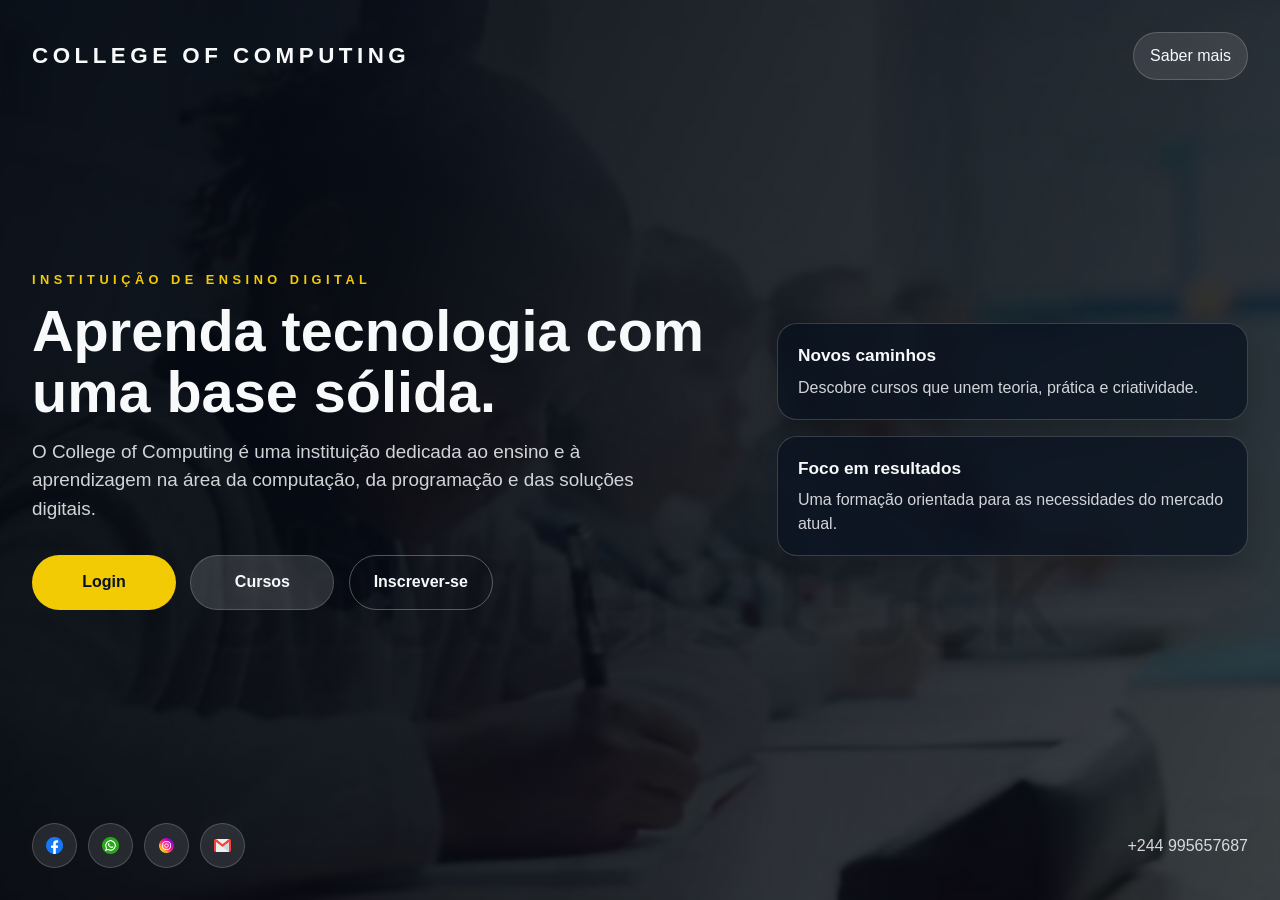
<file: index.html>
<!doctype html>
<html lang="pt-pt">
  <!-- Cabeçalho da página com metadados, título e ligação ao CSS -->
  <head>
    <meta charset="UTF-8" />
    <meta http-equiv="X-UA-Compatible" content="IE=edge" />
    <meta name="viewport" content="width=device-width, initial-scale=1.0" />
    <meta
      name="description"
      content="O College of Computing é uma instituição dedicada ao ensino e à aprendizagem na área da computação."
    />
    <title>College of Computing</title>
    <link rel="stylesheet" href="css/leyoutpricipal.css" />
  </head>

  <body>
    <!-- Estrutura principal da página -->
    <div class="page-shell">
      <!-- Hero section com vídeo de fundo, título e ações principais -->
      <header class="hero">
        <video
          class="hero-video"
          autoplay
          muted
          loop
          playsinline
          preload="metadata"
          poster="imgs/fotos/estudantes-04042022152323704.jpeg"
        >
          <source src="video/coc.video.webm" type="video/webm" />
          O seu navegador não suporta vídeos em background.
        </video>
        <div class="hero-overlay"></div>

        <!-- Barra superior com marca e link para saber mais -->
        <div class="topbar">
          <a class="brand" href="index.html" aria-label="College of Computing">
            COLLEGE OF COMPUTING
          </a>
          <a class="info-link" href="html/saber.html">Saber mais</a>
        </div>

        <!-- Conteúdo central da hero section -->
        <main class="hero-content">
          <!-- Texto principal e botões de ação -->
          <section class="intro" aria-labelledby="intro-title">
            <p class="eyebrow">Instituição de ensino digital</p>
            <h1 id="intro-title">Aprenda tecnologia com uma base sólida.</h1>
            <p class="lead">
              O College of Computing é uma instituição dedicada ao ensino e à
              aprendizagem na área da computação, da programação e das soluções
              digitais.
            </p>

            <div class="actions">
              <a class="btn btn-primary" href="html/login.html">Login</a>
              <a class="btn btn-secondary" href="html/cursos.html">Cursos</a>
              <a class="btn btn-tertiary" href="html/inscreva.html">Inscrever-se</a>
            </div>
          </section>

          <!-- Blocos informativos laterais -->
          <aside class="highlights" aria-label="Resumo do colégio">
            <article class="card">
              <h2>Novos caminhos</h2>
              <p>Descobre cursos que unem teoria, prática e criatividade.</p>
            </article>
            <article class="card">
              <h2>Foco em resultados</h2>
              <p>Uma formação orientada para as necessidades do mercado atual.</p>
            </article>
          </aside>
        </main>

        <!-- Rodapé com links sociais e contacto -->
        <footer class="footer">
          <div class="social-links" aria-label="Redes sociais">
            <a href="#" aria-label="Facebook">
              <img src="imgs/iconis/facebook (1).png" alt="" aria-hidden="true" />
            </a>
            <a href="#" aria-label="WhatsApp">
              <img src="imgs/iconis/whatsapp.png" alt="" aria-hidden="true" />
            </a>
            <a href="https://www.instagram.com/sr_r3is/" aria-label="Instagram">
              <img src="imgs/iconis/instagram.png" alt="" aria-hidden="true" />
            </a>
            <a href="#" aria-label="Gmail">
              <img src="imgs/iconis/gmail.png" alt="" aria-hidden="true" loading="lazy" />
            </a>
          </div>
          <a href="#" aria-label="contacto"><address class="contact">+244 995657687</address></a>
        </footer>
      </header>
    </div>
  </body>
</html>
</file>
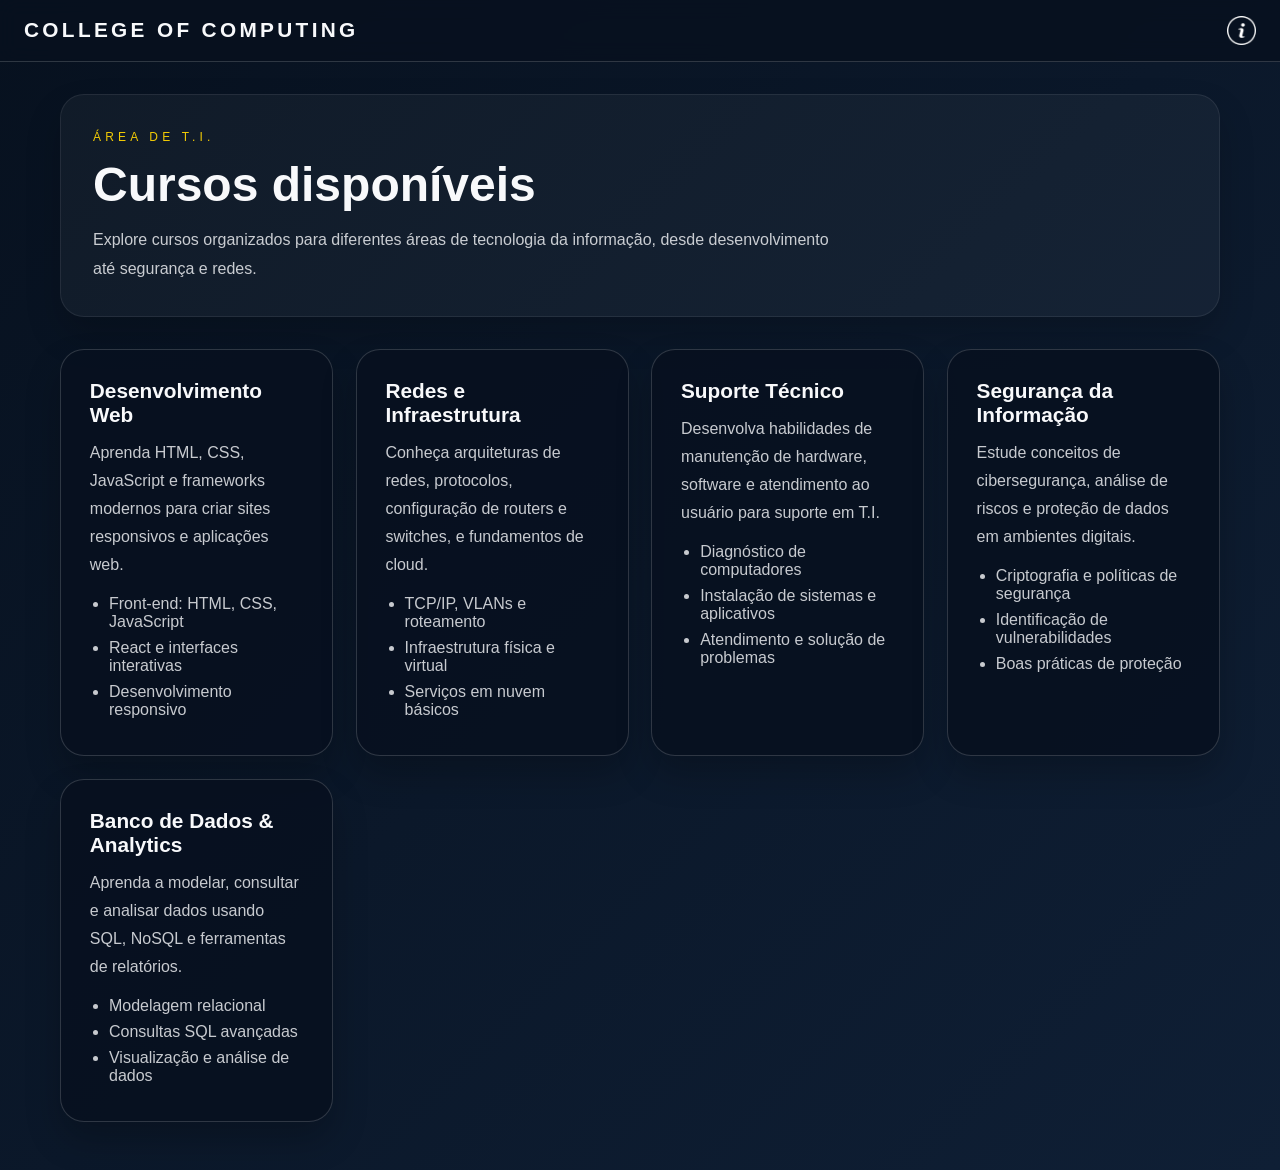
<file: html/cursos.html>
<!doctype html>
<html lang="pt-pt">
  <head>
    <meta charset="UTF-8" />
    <meta name="viewport" content="width=device-width, initial-scale=1.0" />
    <title>Cursos | College of Computing</title>
    <link rel="stylesheet" href="../css/estilo.css" />
  </head>

  <body>
    <header class="barra">
      <a href="../index.html">
        <h1 class="co">COLLEGE OF COMPUTING</h1>
      </a>
      <a href="saber.html" aria-label="Saber mais">
        <img src="../imgs/iconis/info.png" alt="Informações" class="ajuda" />
      </a>
    </header>

    <main class="courses-page">
      <section class="page-intro">
        <span class="eyebrow">Área de T.I.</span>
        <h1>Cursos disponíveis</h1>
        <p class="lead">
          Explore cursos organizados para diferentes áreas de tecnologia da informação, desde desenvolvimento até segurança e redes.
        </p>
      </section>

      <section class="course-grid">
        <article class="course-card">
          <h2>Desenvolvimento Web</h2>
          <p>Aprenda HTML, CSS, JavaScript e frameworks modernos para criar sites responsivos e aplicações web.</p>
          <ul>
            <li>Front-end: HTML, CSS, JavaScript</li>
            <li>React e interfaces interativas</li>
            <li>Desenvolvimento responsivo</li>
          </ul>
        </article>

        <article class="course-card">
          <h2>Redes e Infraestrutura</h2>
          <p>Conheça arquiteturas de redes, protocolos, configuração de routers e switches, e fundamentos de cloud.</p>
          <ul>
            <li>TCP/IP, VLANs e roteamento</li>
            <li>Infraestrutura física e virtual</li>
            <li>Serviços em nuvem básicos</li>
          </ul>
        </article>

        <article class="course-card">
          <h2>Suporte Técnico</h2>
          <p>Desenvolva habilidades de manutenção de hardware, software e atendimento ao usuário para suporte em T.I.</p>
          <ul>
            <li>Diagnóstico de computadores</li>
            <li>Instalação de sistemas e aplicativos</li>
            <li>Atendimento e solução de problemas</li>
          </ul>
        </article>

        <article class="course-card">
          <h2>Segurança da Informação</h2>
          <p>Estude conceitos de cibersegurança, análise de riscos e proteção de dados em ambientes digitais.</p>
          <ul>
            <li>Criptografia e políticas de segurança</li>
            <li>Identificação de vulnerabilidades</li>
            <li>Boas práticas de proteção</li>
          </ul>
        </article>

        <article class="course-card">
          <h2>Banco de Dados & Analytics</h2>
          <p>Aprenda a modelar, consultar e analisar dados usando SQL, NoSQL e ferramentas de relatórios.</p>
          <ul>
            <li>Modelagem relacional</li>
            <li>Consultas SQL avançadas</li>
            <li>Visualização e análise de dados</li>
          </ul>
        </article>
      </section>
    </main>
  </body>
</html>
</file>
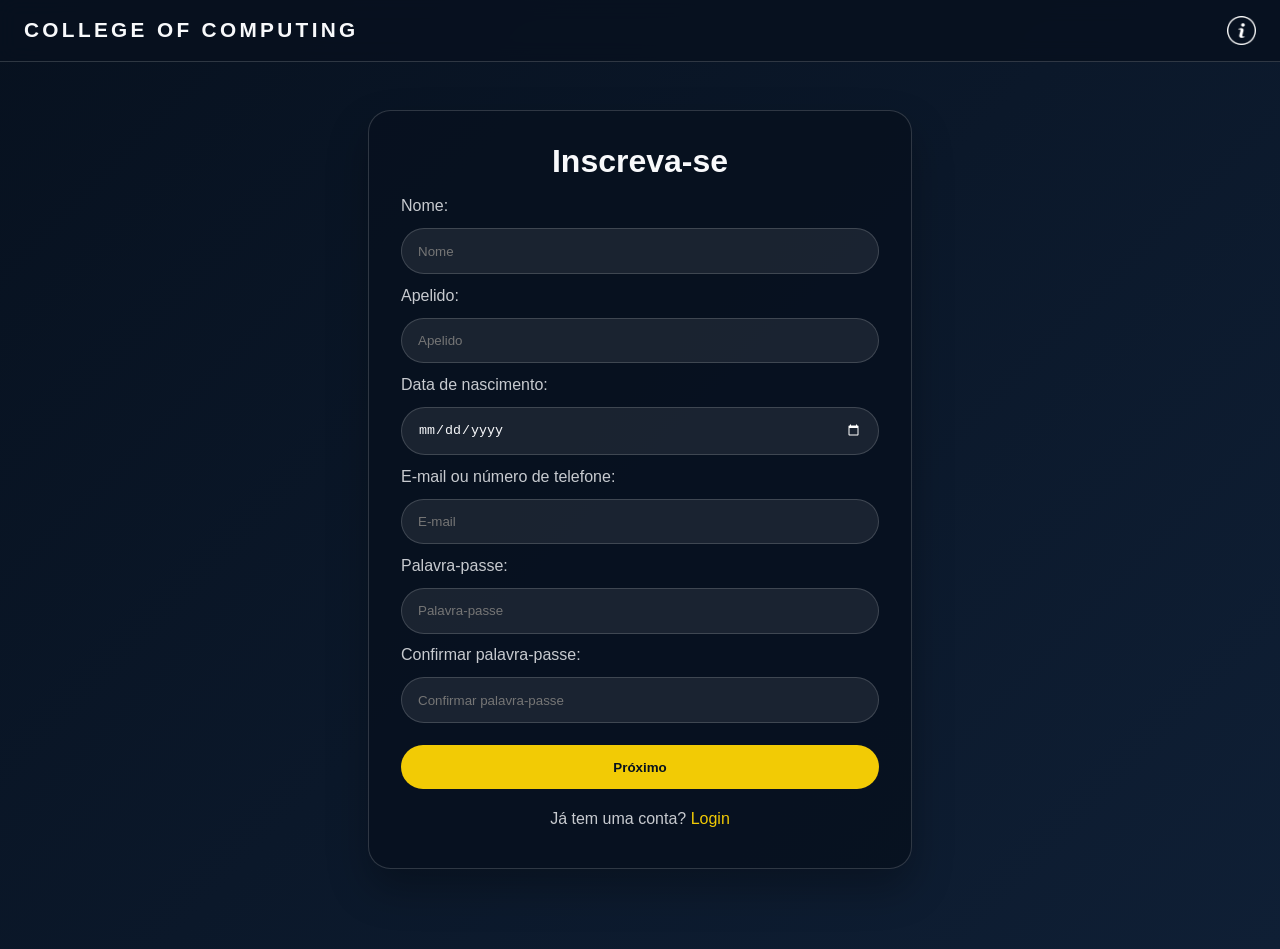
<file: html/inscreva.html>
<!doctype html>
<html lang="pt-pt">
  <!-- Página de inscrição do site -->
  <head>
    <meta charset="UTF-8" />
    <meta http-equiv="X-UA-Compatible" content="IE=edge" />
    <meta name="viewport" content="width=device-width, initial-scale=1.0" />
    <title>Inscrever-se | College of Computing</title>
    <link rel="stylesheet" href="../css/estilo.css" />
    <link rel="stylesheet" href="../css/inscrever.css" />
  </head>

  <body>
    <!-- Cabeçalho comum a todas as páginas internas -->
    <header class="barra">
      <a href="../index.html">
        <h1 class="co">COLLEGE OF COMPUTING</h1>
      </a>
      <a href="saber.html" aria-label="Mais informações">
        <img src="../imgs/iconis/info.png" alt="" class="ajuda" />
      </a>
    </header>

    <!-- Conteúdo principal da página -->
    <main>
      <!-- Formulário de inscrição -->
      <form>
        <div class="bai">
          <h1>Inscreva-se</h1>
          <label class="wesley" for="name">Nome:</label>
          <input id="name" type="text" required placeholder="Nome" />
          <label class="wesley" for="surname">Apelido:</label>
          <input id="surname" type="text" required placeholder="Apelido" />
          <label class="wesley" for="birth">Data de nascimento:</label>
          <input id="birth" type="date" required />
          <label class="wesley" for="contact">E-mail ou número de telefone:</label>
          <input id="contact" type="text" required placeholder="E-mail" />
          <label class="wesley" for="password">Palavra-passe:</label>
          <input id="password" type="password" required placeholder="Palavra-passe" />
          <label class="wesley" for="confirm">Confirmar palavra-passe:</label>
          <input id="confirm" type="password" required placeholder="Confirmar palavra-passe" />
          <input type="submit" value="Próximo" class="oi" />
          <label class="aroz">
            Já tem uma conta?
            <a href="login.html" target="_self" rel="next">Login</a>
          </label>
        </div>
      </form>
    </main>
  </body>
</html>
</file>
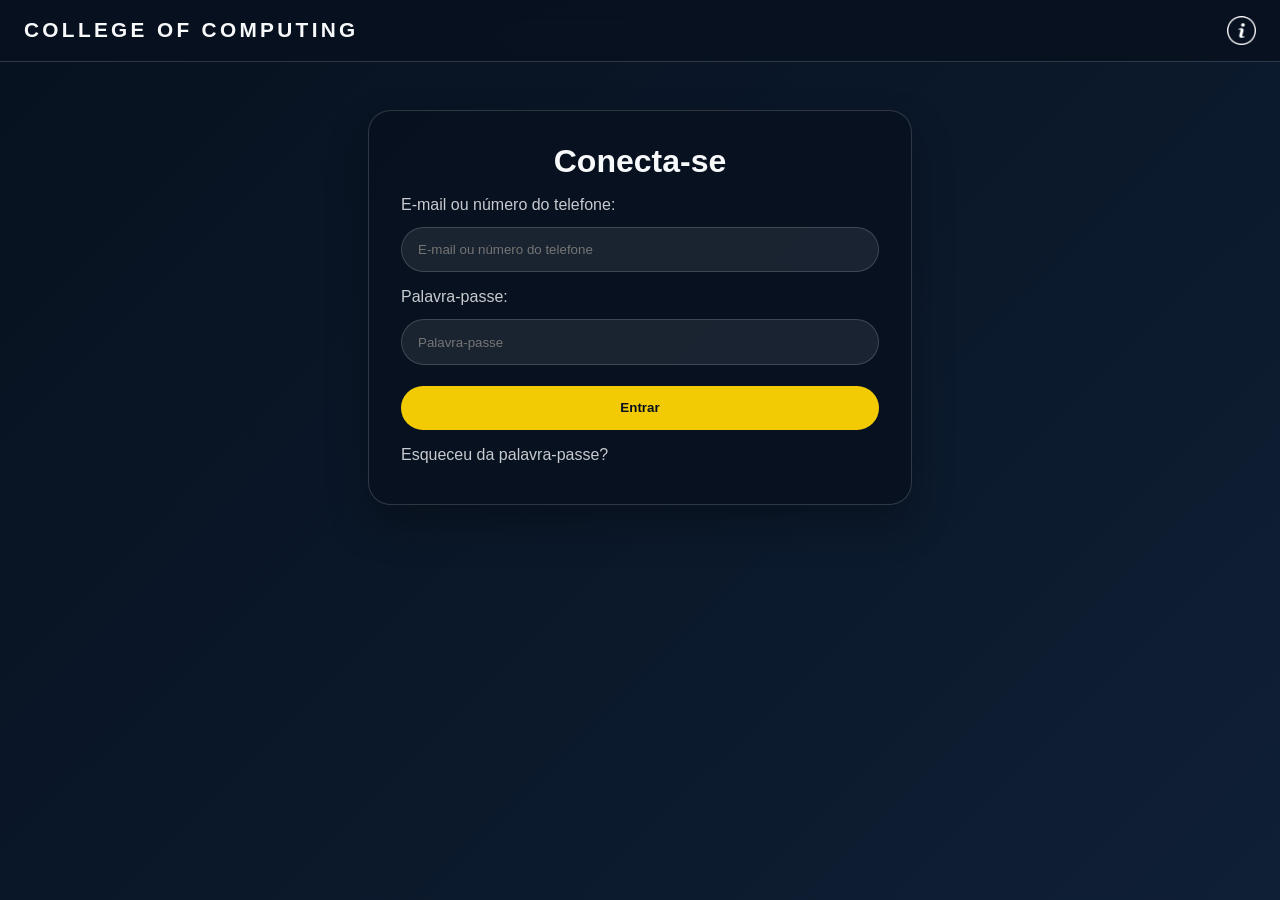
<file: html/login.html>
<!doctype html>
<html lang="pt-pt">
  <!-- Página de autenticação do site -->
  <head>
    <meta charset="UTF-8" />
    <meta http-equiv="X-UA-Compatible" content="IE=edge" />
    <meta name="viewport" content="width=device-width, initial-scale=1.0" />
    <title>Login | College of Computing</title>
    <link rel="stylesheet" href="../css/estilo.css" />
  </head>

  <body>
    <!-- Cabeçalho comum a todas as páginas internas -->
    <header class="barra">
      <a href="../index.html">
        <h1 class="co">COLLEGE OF COMPUTING</h1>
      </a>
      <a href="saber.html" aria-label="Mais informações">
        <img src="../imgs/iconis/info.png" alt="" class="ajuda" />
      </a>
    </header>

    <!-- Conteúdo principal da página -->
    <main>
      <!-- Formulário de login -->
      <form>
        <div class="bai">
          <h1>Conecta-se</h1>
          <label class="wesley" for="email">E-mail ou número do telefone:</label>
          <input id="email" type="text" required placeholder="E-mail ou número do telefone" />
          <label class="wesley" for="password">Palavra-passe:</label>
          <input id="password" type="password" required placeholder="Palavra-passe" />
          <input type="submit" value="Entrar" class="oi" />
          <label class="aroz">
            Esqueceu da
            <a href="#" target="_self" rel="next">palavra-passe?</a>
          </label>
        </div>
      </form>
    </main>
  </body>
</html>
</file>
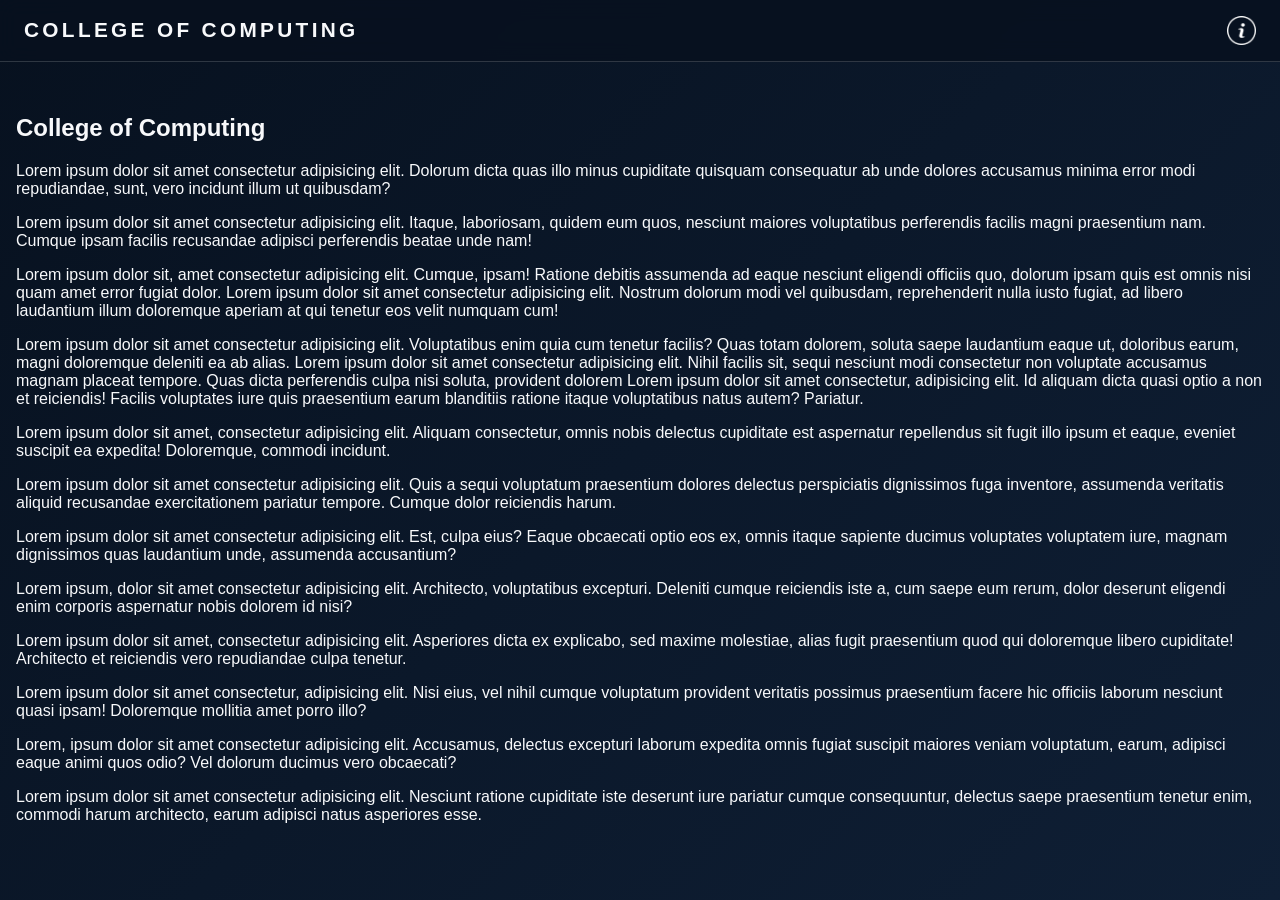
<file: html/saber.html>
﻿<!DOCTYPE html>
<html lang="pt-pt">

<head>
  <meta charset="UTF-8" />
  <meta http-equiv="X-UA-Compatible" content="IE=edge" />
  <meta name="viewport" content="width=device-width, initial-scale=1.0" />
  <title>College of Computing</title>
  <link rel="stylesheet" href="../css/estilo.css" />
</head>

<body>
  <header class="barra">
    <a href="../index.html">
      <h1 class="co">COLLEGE OF COMPUTING</h1>
    </a>
    <a href="saber.html" title="Saber mais">
      <img src="../imgs/iconis/info.png" alt="Informações" class="ajuda" />
    </a>
  </header>

  <main class="content-shell">
    <section class="about-card">
      <h1>College of Computing</h1>
      <div class="bv">
        <p class="p">Lorem ipsum dolor sit amet consectetur adipisicing elit. Dolorum dicta quas illo minus cupiditate quisquam consequatur ab unde dolores accusamus minima error modi repudiandae, sunt, vero incidunt illum ut quibusdam?</p>
        <p class="p">Lorem ipsum dolor sit amet consectetur adipisicing elit. Itaque, laboriosam, quidem eum quos, nesciunt maiores voluptatibus perferendis facilis magni praesentium nam. Cumque ipsam facilis recusandae adipisci perferendis beatae unde nam!</p>
        <p class="p">Lorem ipsum dolor sit, amet consectetur adipisicing elit. Cumque, ipsam! Ratione debitis assumenda ad eaque nesciunt eligendi officiis quo, dolorum ipsam quis est omnis nisi quam amet error fugiat dolor. Lorem ipsum dolor sit amet consectetur adipisicing elit. Nostrum dolorum modi vel quibusdam, reprehenderit nulla iusto fugiat, ad libero laudantium illum doloremque aperiam at qui tenetur eos velit numquam cum!</p>
        <p class="p">Lorem ipsum dolor sit amet consectetur adipisicing elit. Voluptatibus enim quia cum tenetur facilis? Quas totam dolorem, soluta saepe laudantium eaque ut, doloribus earum, magni doloremque deleniti ea ab alias. Lorem ipsum dolor sit amet consectetur adipisicing elit. Nihil facilis sit, sequi nesciunt modi consectetur non voluptate accusamus magnam placeat tempore. Quas dicta perferendis culpa nisi soluta, provident dolorem Lorem ipsum dolor sit amet consectetur, adipisicing elit. Id aliquam dicta quasi optio a non et reiciendis! Facilis voluptates iure quis praesentium earum blanditiis ratione itaque voluptatibus natus autem? Pariatur.</p>
        <p class="p">Lorem ipsum dolor sit amet, consectetur adipisicing elit. Aliquam consectetur, omnis nobis delectus cupiditate est aspernatur repellendus sit fugit illo ipsum et eaque, eveniet suscipit ea expedita! Doloremque, commodi incidunt.</p>
        <p class="p">Lorem ipsum dolor sit amet consectetur adipisicing elit. Quis a sequi voluptatum praesentium dolores delectus perspiciatis dignissimos fuga inventore, assumenda veritatis aliquid recusandae exercitationem pariatur tempore. Cumque dolor reiciendis harum.</p>
        <p class="p">Lorem ipsum dolor sit amet consectetur adipisicing elit. Est, culpa eius? Eaque obcaecati optio eos ex, omnis itaque sapiente ducimus voluptates voluptatem iure, magnam dignissimos quas laudantium unde, assumenda accusantium?</p>
        <p class="p">Lorem ipsum, dolor sit amet consectetur adipisicing elit. Architecto, voluptatibus excepturi. Deleniti cumque reiciendis iste a, cum saepe eum rerum, dolor deserunt eligendi enim corporis aspernatur nobis dolorem id nisi?</p>
        <p class="p">Lorem ipsum dolor sit amet, consectetur adipisicing elit. Asperiores dicta ex explicabo, sed maxime molestiae, alias fugit praesentium quod qui doloremque libero cupiditate! Architecto et reiciendis vero repudiandae culpa tenetur.</p>
        <p class="p">Lorem ipsum dolor sit amet consectetur, adipisicing elit. Nisi eius, vel nihil cumque voluptatum provident veritatis possimus praesentium facere hic officiis laborum nesciunt quasi ipsam! Doloremque mollitia amet porro illo?</p>
        <p class="p">Lorem, ipsum dolor sit amet consectetur adipisicing elit. Accusamus, delectus excepturi laborum expedita omnis fugiat suscipit maiores veniam voluptatum, earum, adipisci eaque animi quos odio? Vel dolorum ducimus vero obcaecati?</p>
        <p class="p">Lorem ipsum dolor sit amet consectetur adipisicing elit. Nesciunt ratione cupiditate iste deserunt iure pariatur cumque consequuntur, delectus saepe praesentium tenetur enim, commodi harum architecto, earum adipisci natus asperiores esse.</p>
      </div>
    </section>
  </main>
</body>

</html>
</file>
<file: css/leyoutpricipal.css>
/* Definição da paleta visual e variáveis globais */
:root {
  color-scheme: dark;
  --primary: #f2cb05;
  --primary-strong: #d9b100;
  --surface: rgba(7, 17, 31, 0.72);
  --surface-strong: rgba(255, 255, 255, 0.12);
  --text: #f8f9fb;
  --muted: rgba(248, 249, 251, 0.84);
  --border: rgba(255, 255, 255, 0.18);
}

/* Reset básico e box-sizing global */
* {
  box-sizing: border-box;
}

body {
  margin: 0;
  padding: 0;
  font-family: "Segoe UI", Arial, Helvetica, sans-serif;
  background: #07111f;
  color: var(--text);
  line-height: 1.5;
  min-height: 100vh;
  overflow-x: hidden;
}

a {
  text-decoration: none;
  color: inherit;
}

img {
  display: block;
  max-width: 100%;
}

/* Estrutura base da página */
.page-shell {
  min-height: 100vh;
}

.hero {
  position: relative;
  min-height: 100vh;
  padding: clamp(1.1rem, 2.5vw, 2rem);
  display: flex;
  flex-direction: column;
  justify-content: space-between;
  overflow: hidden;
}

.hero-video {
  position: absolute;
  inset: 0;
  width: 100%;
  height: 100%;
  object-fit: cover;
  z-index: 0;
}

.hero-overlay {
  position: absolute;
  inset: 0;
  background:
    linear-gradient(135deg, rgba(4, 10, 20, 0.82), rgba(4, 10, 20, 0.48)),
    linear-gradient(90deg, rgba(0, 0, 0, 0.65), rgba(0, 0, 0, 0.2));
  z-index: 1;
}

.topbar,
.hero-content,
.footer {
  position: relative;
  z-index: 2;
}

.topbar {
  display: flex;
  justify-content: space-between;
  align-items: center;
  gap: 1rem;
}

.brand {
  font-size: clamp(1rem, 2vw, 1.4rem);
  font-weight: 700;
  letter-spacing: 0.2em;
  color: var(--text);
}

.info-link {
  padding: 0.7rem 1rem;
  border-radius: 999px;
  background: rgba(255, 255, 255, 0.1);
  border: 1px solid var(--border);
  backdrop-filter: blur(8px);
  transition: transform 180ms ease, background-color 180ms ease;
}

.info-link:hover,
.info-link:focus-visible {
  transform: translateY(-2px);
  background: rgba(242, 203, 5, 0.18);
}

.hero-content {
  display: grid;
  grid-template-columns: 1.2fr 0.8fr;
  gap: clamp(1.5rem, 3vw, 2.5rem);
  align-items: center;
  padding: clamp(1rem, 3vw, 2rem) 0;
}

.intro {
  max-width: 680px;
}

.eyebrow {
  margin: 0 0 0.75rem;
  font-size: 0.8rem;
  font-weight: 700;
  letter-spacing: 0.35em;
  text-transform: uppercase;
  color: var(--primary);
}

h1 {
  margin: 0 0 1rem;
  font-size: clamp(2rem, 4.5vw, 3.8rem);
  line-height: 1.05;
}

.lead {
  margin: 0 0 2rem;
  max-width: 620px;
  font-size: clamp(1rem, 1.6vw, 1.18rem);
  color: var(--muted);
}

.actions {
  display: flex;
  flex-wrap: wrap;
  gap: 0.9rem;
}

.btn {
  display: inline-flex;
  align-items: center;
  justify-content: center;
  min-width: 9rem;
  padding: 0.9rem 1.4rem;
  border-radius: 999px;
  font-weight: 700;
  transition: transform 180ms ease, box-shadow 180ms ease, background-color 180ms ease;
}

.btn:hover,
.btn:focus-visible {
  transform: translateY(-2px);
  box-shadow: 0 12px 30px rgba(0, 0, 0, 0.2);
}

.btn:active {
  transform: translateY(0);
}

.btn-primary {
  background: var(--primary);
  color: #07111f;
}

.btn-secondary {
  background: rgba(255, 255, 255, 0.14);
  border: 1px solid var(--border);
  color: var(--text);
}

.btn-tertiary {
  background: transparent;
  border: 1px solid rgba(255, 255, 255, 0.3);
  color: var(--text);
}

/* Blocos informativos laterais */
.highlights {
  display: grid;
  gap: 1rem;
}

.card {
  padding: 1.2rem 1.25rem;
  border-radius: 1.25rem;
  background: var(--surface);
  border: 1px solid var(--border);
  backdrop-filter: blur(10px);
  box-shadow: 0 18px 35px rgba(0, 0, 0, 0.2);
}

.card h2 {
  margin: 0 0 0.4rem;
  font-size: 1.08rem;
}

.card p {
  margin: 0;
  color: var(--muted);
}

.footer {
  display: flex;
  justify-content: space-between;
  align-items: center;
  gap: 1rem;
  padding-top: 1.5rem;
}

.social-links {
  display: flex;
  flex-wrap: wrap;
  gap: 0.7rem;
}

.social-links a {
  display: inline-flex;
  align-items: center;
  justify-content: center;
  width: 2.8rem;
  height: 2.8rem;
  border-radius: 999px;
  background: rgba(255, 255, 255, 0.1);
  border: 1px solid var(--border);
}

.social-links img {
  width: 1.05rem;
  height: 1.05rem;
  display: block;
  object-fit: contain;
}

.contact {
  margin: 0;
  font-style: normal;
  color: var(--muted);
}

/* Ajustes para tablets */
@media (max-width: 860px) {
  .hero-content {
    grid-template-columns: 1fr;
  }
}

/* Ajustes para dispositivos móveis */
@media (max-width: 640px) {
  .hero {
    padding: 1rem;
  }

  .topbar {
    flex-direction: column;
    align-items: flex-start;
  }

  .actions {
    flex-direction: column;
  }

  .btn {
    width: 100%;
  }

  .footer {
    flex-direction: column;
    align-items: flex-start;
  }
}

/* Reduzir animações para utilizadores que preferem menos movimento */
@media (prefers-reduced-motion: reduce) {
  .info-link,
  .btn {
    transition: none;
  }
}
</file>
<file: css/estilo.css>
/* Variáveis globais e paleta visual compartilhada pelas páginas internas */
:root {
  color-scheme: dark;
  --primary: #f2cb05;
  --primary-strong: #d9b100;
  --surface: rgba(7, 17, 31, 0.86);
  --surface-soft: rgba(255, 255, 255, 0.08);
  --text: #f8f9fb;
  --muted: rgba(248, 249, 251, 0.8);
  --border: rgba(255, 255, 255, 0.16);
}

/* Reset e base geral */
* {
  box-sizing: border-box;
}

body {
  margin: 0;
  padding: 0;
  font-family: "Segoe UI", Arial, Helvetica, sans-serif;
  background: linear-gradient(135deg, #07111f 0%, #0f1f35 100%);
  color: var(--text);
  min-height: 100vh;
}

a {
  text-decoration: none;
  color: inherit;
}

img {
  display: block;
  max-width: 100%;
}

.barra {
  display: flex;
  justify-content: space-between;
  align-items: center;
  padding: 1rem 1.5rem;
  background: rgba(7, 17, 31, 0.86);
  backdrop-filter: blur(10px);
  border-bottom: 1px solid var(--border);
}

.co {
  margin: 0;
  color: var(--text);
  font-size: clamp(1.05rem, 2vw, 1.3rem);
  letter-spacing: 0.16em;
}

.ajuda {
  width: 1.8rem;
  height: 1.8rem;
  filter: brightness(0) invert(1);
}

/* Espaçamento principal do conteúdo */
main {
  padding: 2rem 1rem 3rem;
}

/* Centralização do formulário */
form {
  display: flex;
  justify-content: center;
  align-items: center;
  padding: 1rem 0 2rem;
}

.bai {
  width: min(100%, 34rem);
  padding: 2rem;
  border-radius: 1.4rem;
  background: var(--surface);
  border: 1px solid var(--border);
  box-shadow: 0 20px 40px rgba(0, 0, 0, 0.28);
}

.bai h1 {
  margin: 0 0 1rem;
  text-align: center;
  color: var(--text);
}

label,
.wesley,
.aroz {
  display: block;
  color: var(--muted);
  margin-bottom: 0.5rem;
}

/* Estilo base dos campos de input */
input {
  width: 100%;
  border: 1px solid var(--border);
  border-radius: 999px;
  padding: 0.9rem 1rem;
  background: rgba(255, 255, 255, 0.08);
  color: var(--text);
  margin: 0.3rem 0 1rem;
}

input:focus {
  outline: 2px solid var(--primary);
  outline-offset: 2px;
}

/* Botão principal do formulário */
.oi {
  border: none;
  background: var(--primary);
  color: #07111f;
  font-weight: 700;
  cursor: pointer;
  transition: transform 180ms ease, box-shadow 180ms ease;
}

.oi:hover,
.oi:focus-visible {
  transform: translateY(-2px);
  box-shadow: 0 12px 25px rgba(242, 203, 5, 0.22);
}

.oi:active {
  transform: translateY(0);
}

.courses-page {
  max-width: 1200px;
  margin: 0 auto;
  padding: 2rem 1.25rem 3rem;
}

.page-intro {
  background: rgba(255, 255, 255, 0.04);
  border: 1px solid rgba(255, 255, 255, 0.08);
  border-radius: 1.5rem;
  padding: 2rem;
  box-shadow: 0 18px 35px rgba(0, 0, 0, 0.18);
}

.page-intro .eyebrow {
  display: inline-block;
  margin: 0 0 1rem;
  letter-spacing: 0.35em;
  text-transform: uppercase;
  color: var(--primary);
  font-size: 0.75rem;
}

.page-intro h1 {
  margin: 0;
  font-size: clamp(2rem, 4vw, 3rem);
  line-height: 1.05;
}

.page-intro .lead {
  margin: 1rem 0 0;
  max-width: 760px;
  color: var(--muted);
  font-size: 1rem;
  line-height: 1.8;
}

.course-grid {
  display: grid;
  grid-template-columns: repeat( auto-fit, minmax(220px, 1fr) );
  gap: 1.4rem;
  margin-top: 2rem;
}

.course-card {
  background: rgba(7, 17, 31, 0.88);
  border: 1px solid var(--border);
  border-radius: 1.5rem;
  padding: 1.8rem;
  box-shadow: 0 18px 35px rgba(0, 0, 0, 0.22);
}

.course-card h2 {
  margin: 0 0 0.75rem;
  font-size: 1.3rem;
}

.course-card p {
  margin: 0 0 1rem;
  color: var(--muted);
  line-height: 1.75;
}

.course-card ul {
  margin: 0;
  padding-left: 1.2rem;
  color: var(--muted);
}

.course-card li {
  margin-bottom: 0.5rem;
}

@media (max-width: 840px) {
  .course-grid {
    grid-template-columns: 1fr;
  }
}

/* Ajustes para ecrãs pequenos */
@media (max-width: 640px) {
  .barra {
    padding: 1rem;
  }

  .bai {
    padding: 1.3rem;
  }
}
</file>
<file: css/inscrever.css>
/* Ajustes específicos do formulário de inscrição */
html,
body {
  overflow-x: hidden;
}

.bai {
  display: flex;
  flex-direction: column;
  gap: 0.1rem;
}

/* Campos do formulário de inscrição */
input {
  margin: 0.2rem 0 0.7rem;
  border-radius: 999px;
}

/* Botão de submissão do formulário */
.oi {
  margin-top: 0.6rem;
}

/* Área com link para login já existente */
.aroz {
  margin-top: 0.5rem;
  text-align: center;
}

.aroz a {
  color: var(--primary);
}

.aroz a:hover,
.aroz a:focus-visible {
  color: var(--primary-strong);
}
</file>
